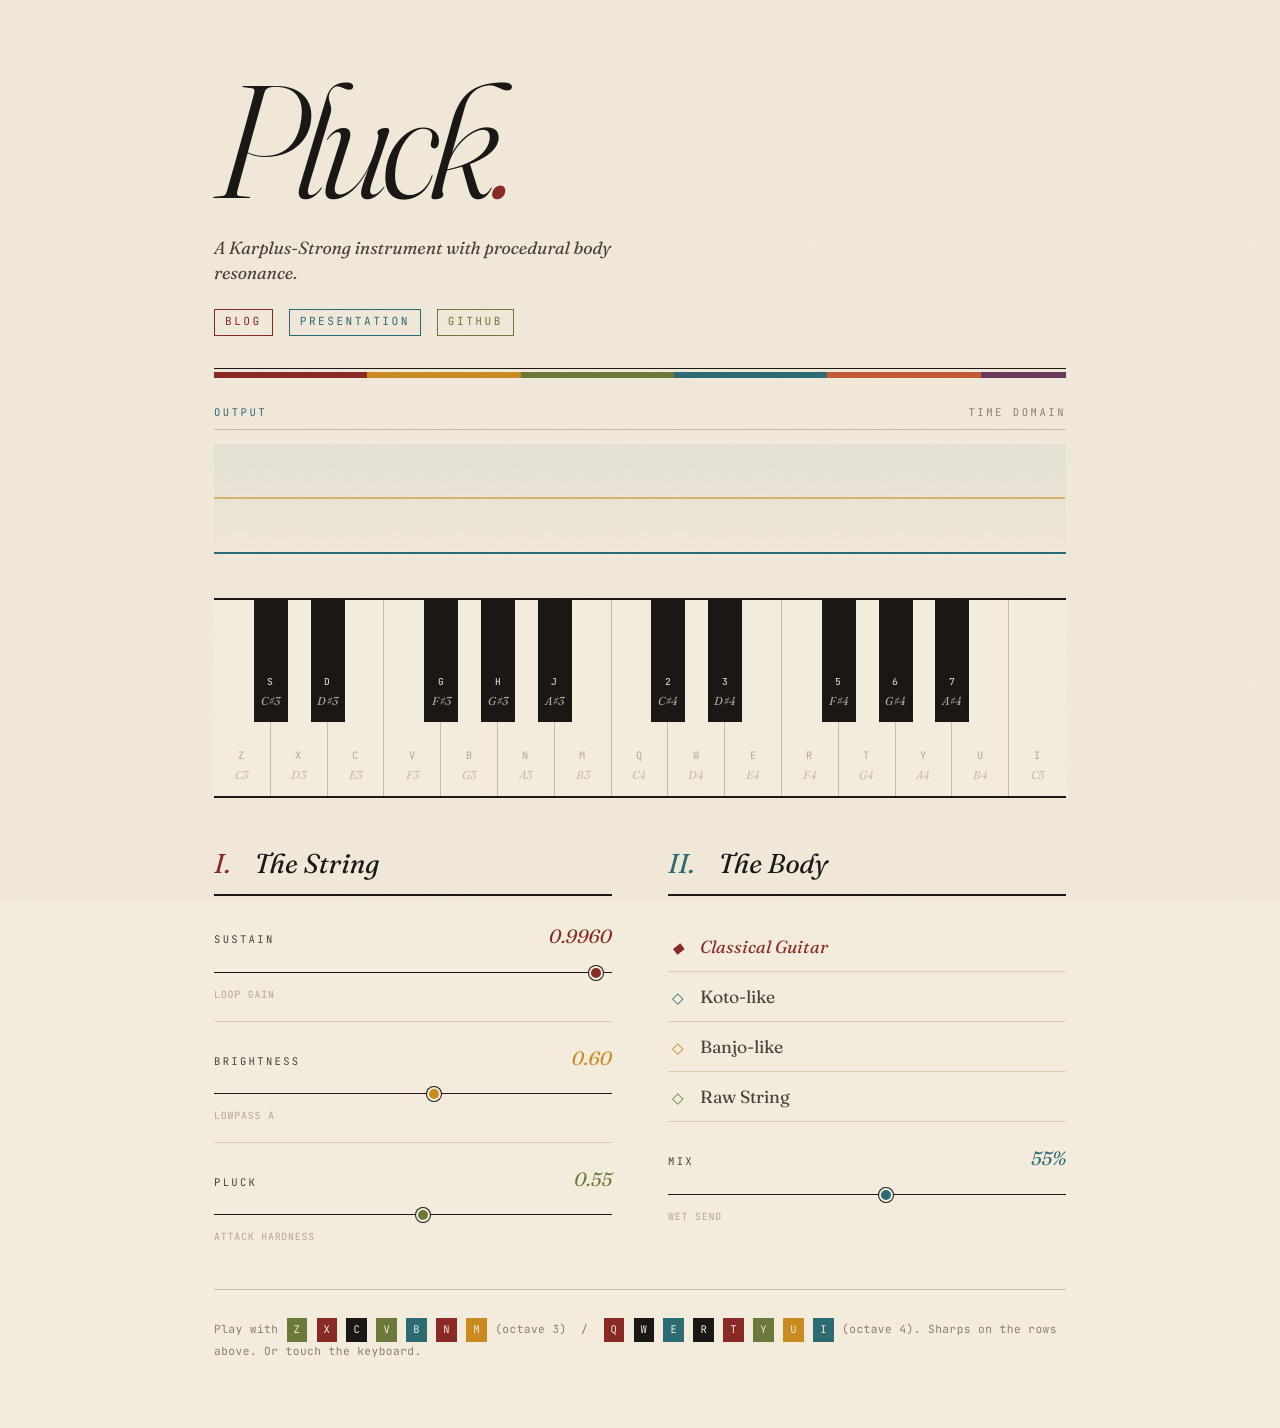
<file: index.html>
<!doctype html>
<html lang="en">
<head>
  <meta charset="utf-8">
  <meta name="viewport" content="width=device-width, initial-scale=1">
  <title>Pluck — a Karplus-Strong instrument</title>

  <link rel="preconnect" href="https://fonts.googleapis.com">
  <link rel="preconnect" href="https://fonts.gstatic.com" crossorigin>
  <link href="https://fonts.googleapis.com/css2?family=Fraunces:ital,opsz,wght@0,9..144,300..900;1,9..144,300..900&family=JetBrains+Mono:wght@400;500;700&display=swap" rel="stylesheet">

  <link rel="stylesheet" href="styles.css">
</head>
<body>

  <div class="scene">

    <header class="masthead">
      <h1 class="title">
        <span class="title-word">Pluck</span>
      </h1>
      <p class="tagline">A Karplus-Strong instrument with procedural body resonance.</p>
      <nav class="site-nav" aria-label="Project pages">
        <a class="site-nav-link" href="BLOG.html">Blog</a>
        <span class="site-nav-sep" aria-hidden="true">·</span>
        <a class="site-nav-link" href="presentation.html">Presentation</a>
        <span class="site-nav-sep" aria-hidden="true">·</span>
        <a class="site-nav-link" href="https://github.com/stephanienguyen2020/cs-sound-final-project" target="_blank" rel="noopener">GitHub</a>
      </nav>
    </header>

    <main class="stage" id="stage">

      <section class="panel visualizer-panel">
        <div class="panel-legend"><span>Output</span><span>time domain</span></div>
        <canvas class="waveform" id="waveform" aria-hidden="true"></canvas>
      </section>

      <section class="panel keyboard-panel" aria-label="Keyboard">
        <div class="keyboard" id="keyboard"></div>
      </section>

      <section class="panel controls-panel">

        <div class="knob-column">
          <div class="knob-title">String</div>

          <label class="knob">
            <span class="knob-name">Sustain</span>
            <input type="range" id="damping" min="0.85" max="0.9995" step="0.0005" value="0.996">
            <span class="knob-readout" id="dampingReadout">0.9960</span>
            <span class="knob-foot">loop gain</span>
          </label>

          <label class="knob">
            <span class="knob-name">Brightness</span>
            <input type="range" id="brightness" min="0.1" max="1.0" step="0.01" value="0.6">
            <span class="knob-readout" id="brightnessReadout">0.60</span>
            <span class="knob-foot">lowpass α</span>
          </label>

          <label class="knob">
            <span class="knob-name">Pluck</span>
            <input type="range" id="pluck" min="0.05" max="1.0" step="0.01" value="0.55">
            <span class="knob-readout" id="pluckReadout">0.55</span>
            <span class="knob-foot">attack hardness</span>
          </label>
        </div>

        <div class="knob-column">
          <div class="knob-title">Body</div>

          <div class="body-options" id="bodyOptions"></div>

          <label class="knob">
            <span class="knob-name">Mix</span>
            <input type="range" id="mix" min="0" max="1" step="0.01" value="0.55">
            <span class="knob-readout" id="mixReadout">55%</span>
            <span class="knob-foot">wet send</span>
          </label>
        </div>

      </section>

      <footer class="help">
        <p>
          Play with <kbd>Z</kbd> <kbd>X</kbd> <kbd>C</kbd> <kbd>V</kbd> <kbd>B</kbd> <kbd>N</kbd> <kbd>M</kbd>
          (octave 3) &nbsp;/&nbsp;
          <kbd>Q</kbd> <kbd>W</kbd> <kbd>E</kbd> <kbd>R</kbd> <kbd>T</kbd> <kbd>Y</kbd> <kbd>U</kbd> <kbd>I</kbd>
          (octave 4). Sharps on the rows above. Or touch the keyboard.
        </p>
      </footer>

    </main>

  </div>

  <script src="instrument.js" defer></script>
</body>
</html>
</file>
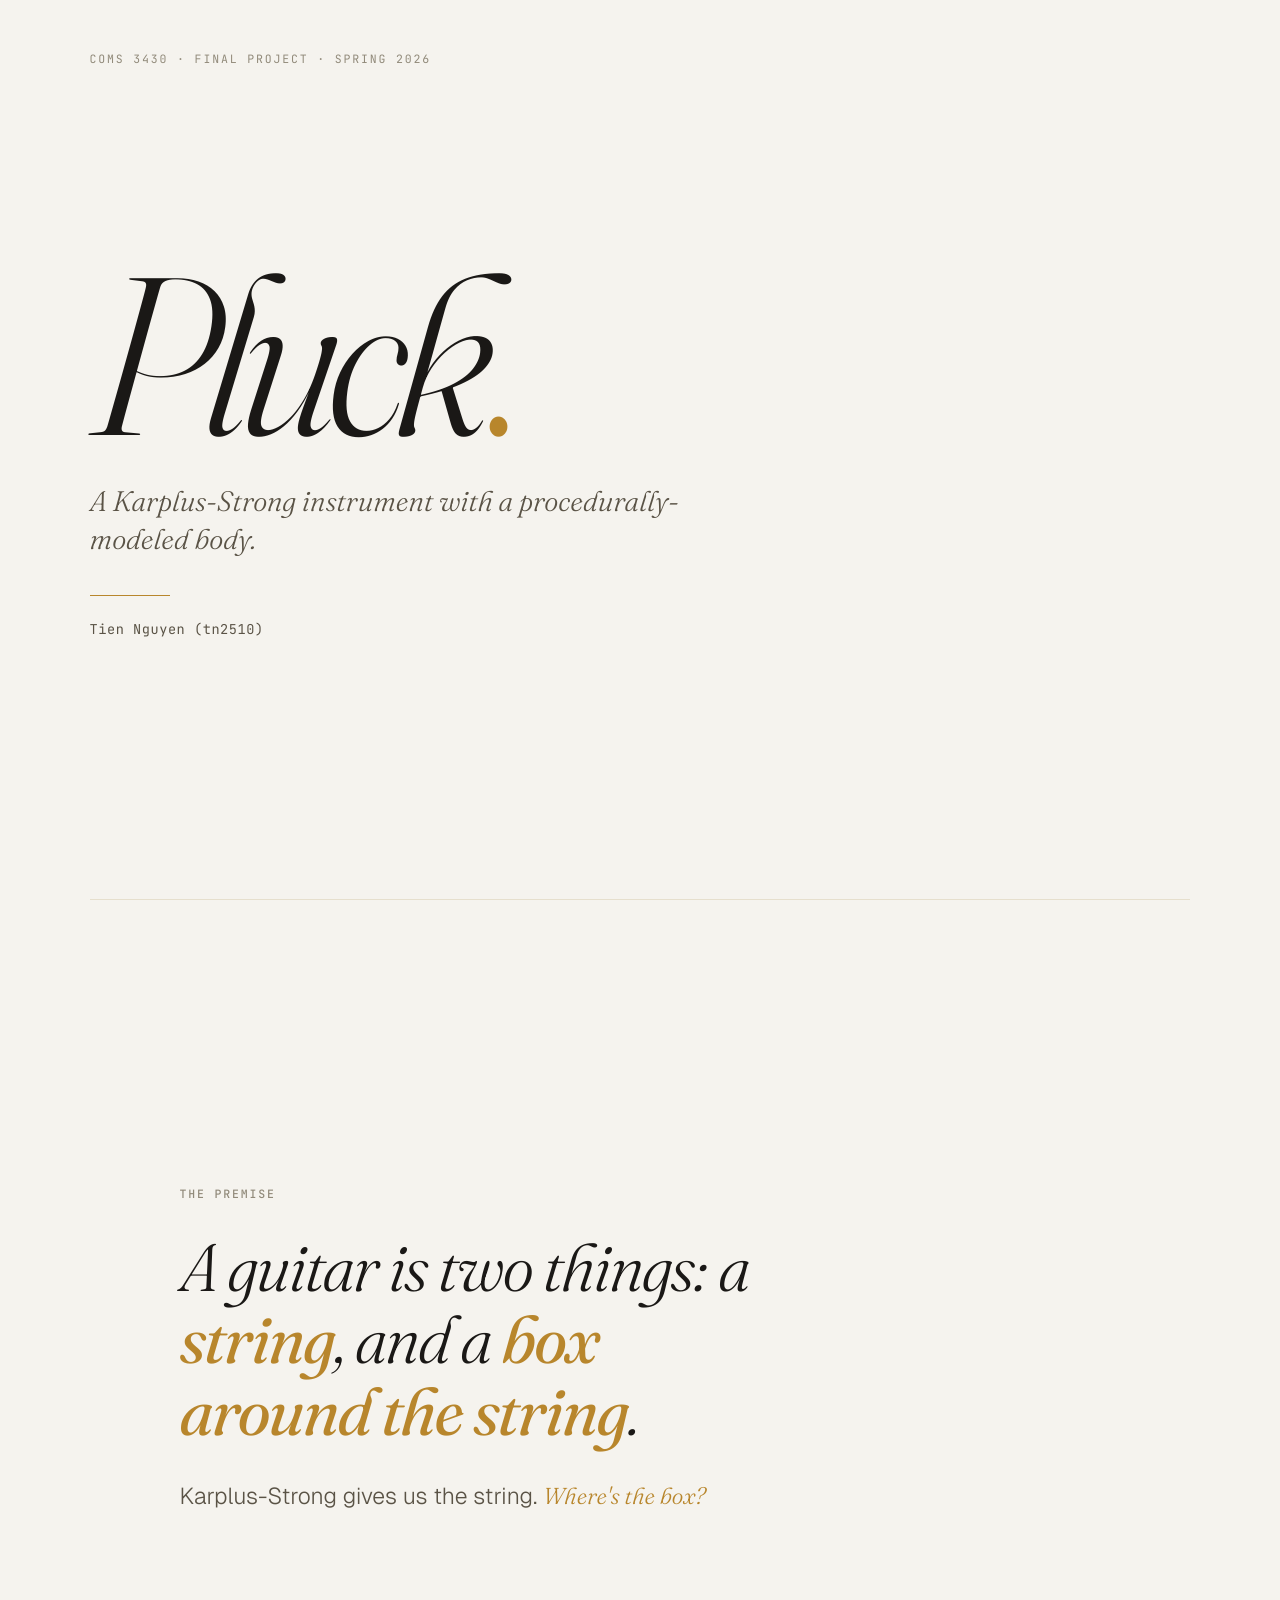
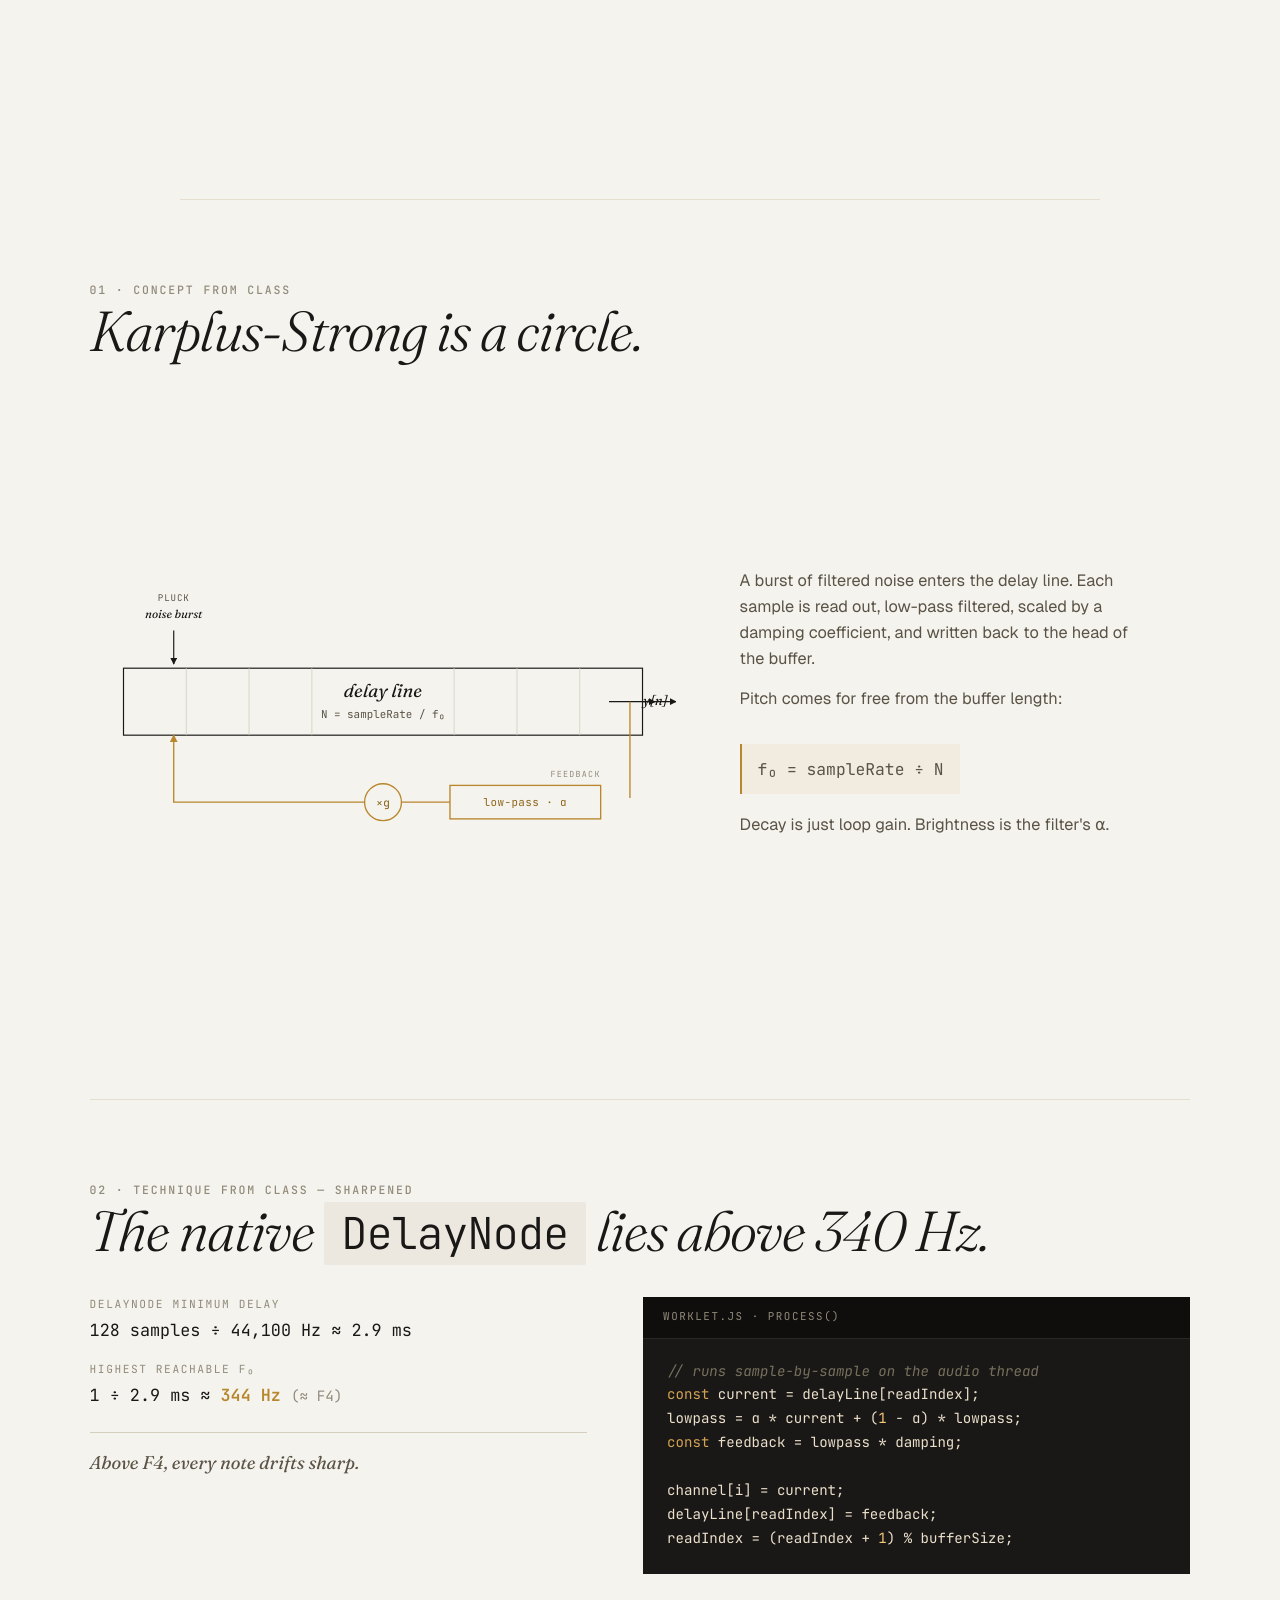
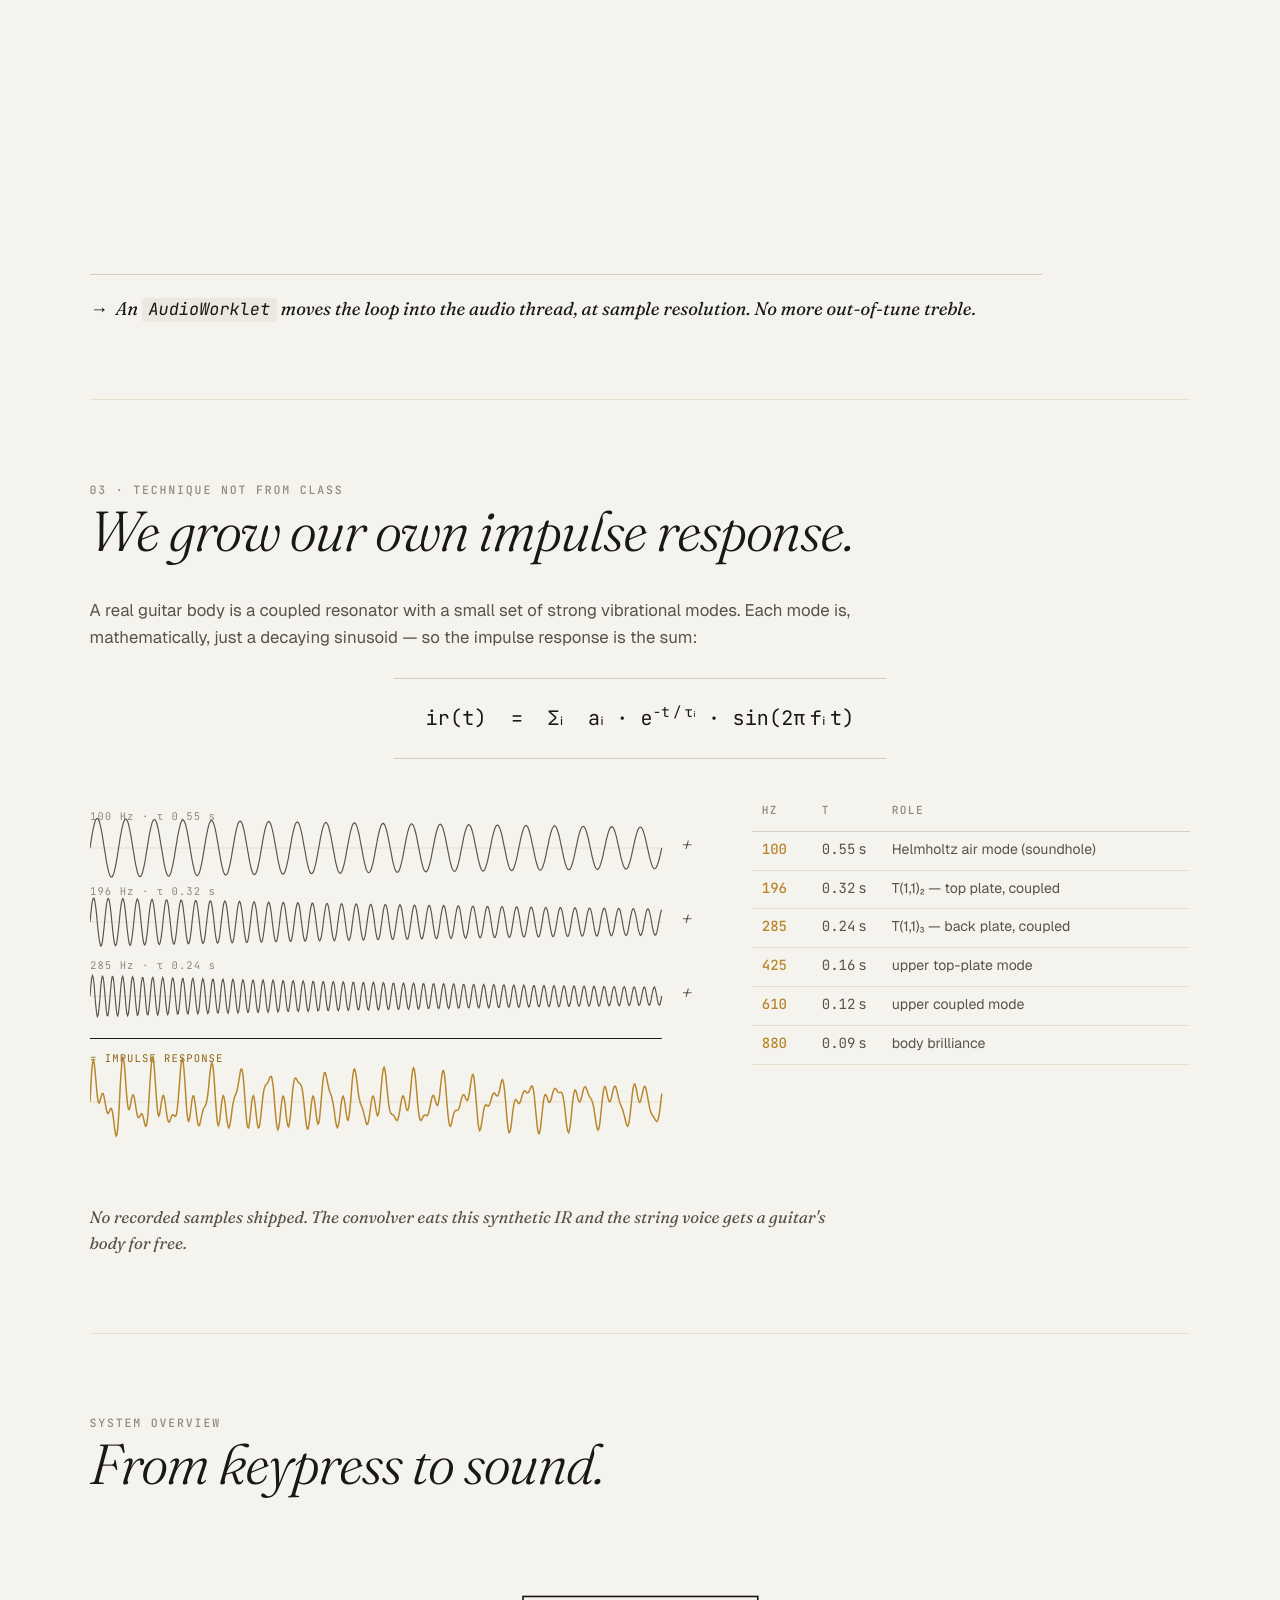
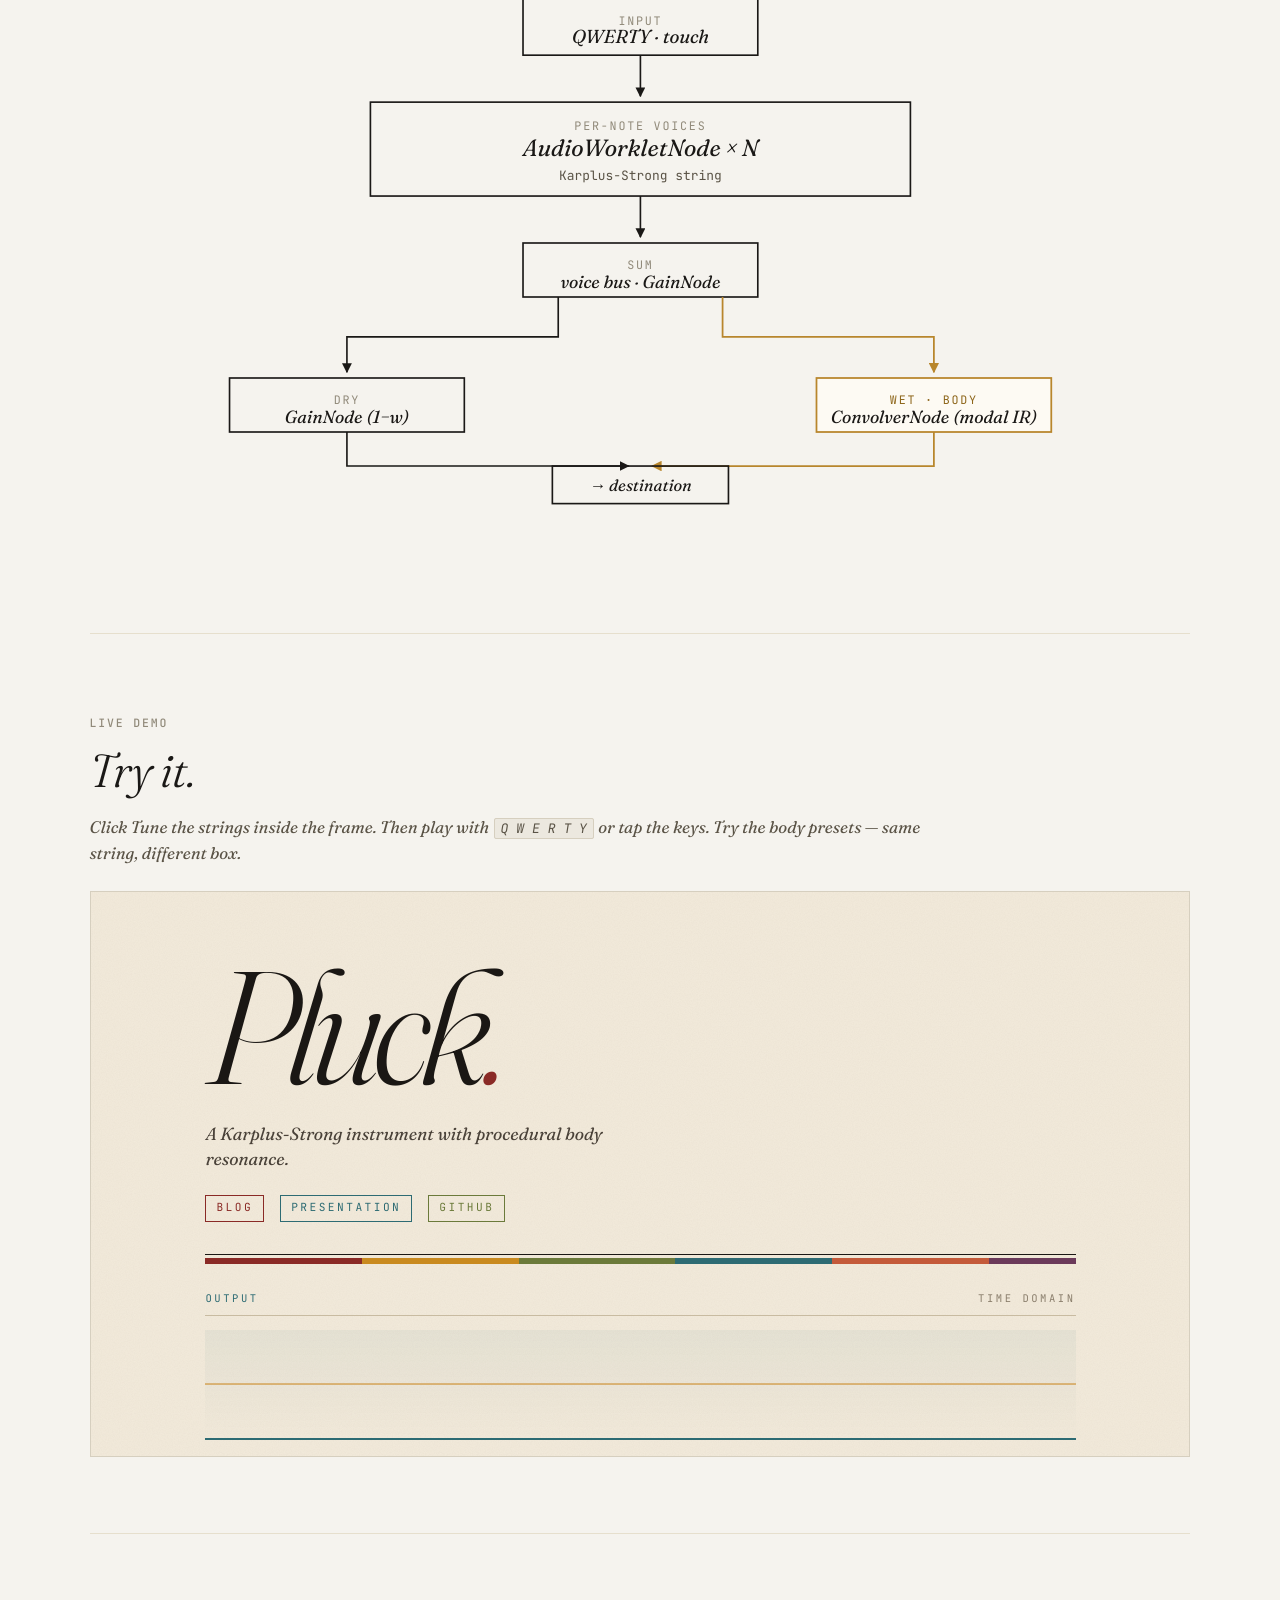
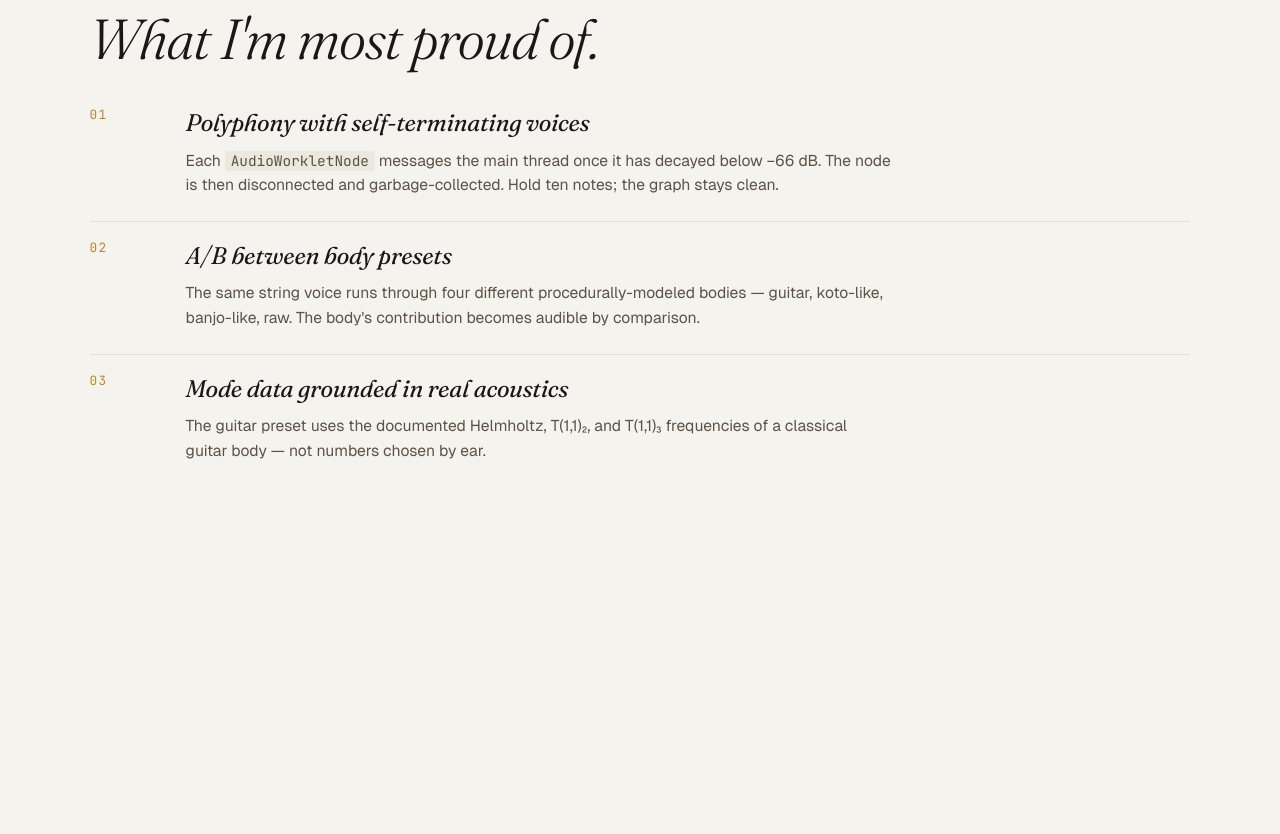
<file: presentation.html>
<!doctype html>
<html lang="en">
  <head>
    <meta charset="utf-8" />
    <meta name="viewport" content="width=device-width, initial-scale=1" />
    <title>Pluck — final project presentation</title>

    <link rel="preconnect" href="https://fonts.googleapis.com" />
    <link rel="preconnect" href="https://fonts.gstatic.com" crossorigin />
    <link
      href="https://fonts.googleapis.com/css2?family=Fraunces:ital,opsz,wght@0,9..144,300..900;1,9..144,300..900&family=Geist:wght@300;400;500;700&family=JetBrains+Mono:wght@400;500;600&display=swap"
      rel="stylesheet"
    />

    <link rel="stylesheet" href="presentation.css" />
  </head>
  <body>
    <main class="deck">
      <!-- ─── 01 · TITLE ─────────────────────────────────────────────── -->
      <section class="slide slide-title" data-slide="1">
        <div class="slide-corner-tag">
          COMS 3430 · Final Project · Spring 2026
        </div>
        <div class="title-stack">
          <h1 class="title-mark">Pluck<span class="title-dot">.</span></h1>
          <p class="title-sub">
            A Karplus-Strong instrument with a&nbsp;procedurally-modeled body.
          </p>
          <div class="title-rule"></div>
          <p class="title-byline">Tien Nguyen (tn2510)</p>
        </div>
      </section>

      <!-- ─── 02 · THESIS ────────────────────────────────────────────── -->
      <section class="slide slide-thesis" data-slide="2">
        <p class="micro-label">The premise</p>
        <blockquote class="big-quote">
          A guitar is two things: a <em>string</em>, and a
          <em>box around the string</em>.
        </blockquote>
        <p class="big-quote-follow">
          Karplus-Strong gives us the string.
          <span class="accent">Where's the box?</span>
        </p>
      </section>

      <!-- ─── 03 · CONCEPT FROM CLASS ────────────────────────────────── -->
      <section class="slide slide-concept" data-slide="3">
        <header class="slide-head">
          <span class="micro-label">01 · Concept from class</span>
          <h2>Karplus-Strong is a circle.</h2>
        </header>
        <div class="concept-body">
          <div class="concept-diagram" id="ksDiagram">
            <!-- SVG injected by JS -->
          </div>
          <aside class="concept-notes">
            <p>
              A burst of filtered noise enters the delay line. Each sample is
              read out, low-pass filtered, scaled by a damping coefficient, and
              written back to the head of the buffer.
            </p>
            <p>Pitch comes for free from the buffer length:</p>
            <p class="formula">f₀&nbsp;=&nbsp;sampleRate&nbsp;÷&nbsp;N</p>
            <p>Decay is just loop gain. Brightness is the filter's α.</p>
          </aside>
        </div>
      </section>

      <!-- ─── 04 · TECHNIQUE FROM CLASS ──────────────────────────────── -->
      <section class="slide slide-tech" data-slide="4">
        <header class="slide-head">
          <span class="micro-label">02 · Technique from class — sharpened</span>
          <h2>The native <code>DelayNode</code> lies above 340&nbsp;Hz.</h2>
        </header>
        <div class="tech-body">
          <div class="tech-math">
            <p class="formula-line">DelayNode minimum delay</p>
            <p class="formula">128 samples ÷ 44,100&nbsp;Hz ≈ 2.9&nbsp;ms</p>
            <p class="formula-line">Highest reachable f₀</p>
            <p class="formula">
              1 ÷ 2.9&nbsp;ms ≈ <strong>344&nbsp;Hz</strong>
              <span class="annot">(≈ F4)</span>
            </p>
            <p class="formula-aside">Above F4, every note drifts sharp.</p>
          </div>
          <div class="tech-code">
            <div class="code-tag">worklet.js · process()</div>
            <pre><span class="cm">// runs sample-by-sample on the audio thread</span>
<span class="kw">const</span> current = delayLine[readIndex];
lowpass = α * current + (<span class="num">1</span> - α) * lowpass;
<span class="kw">const</span> feedback = lowpass * damping;

channel[i] = current;
delayLine[readIndex] = feedback;
readIndex = (readIndex + <span class="num">1</span>) % bufferSize;</pre>
          </div>
        </div>
        <p class="tech-conclusion">
          → &nbsp;An <code>AudioWorklet</code> moves the loop into the audio
          thread, at sample resolution. No more out-of-tune treble.
        </p>
      </section>

      <!-- ─── 05 · NEW TECHNIQUE ─────────────────────────────────────── -->
      <section class="slide slide-modal" data-slide="5">
        <header class="slide-head">
          <span class="micro-label">03 · Technique not from class</span>
          <h2>We grow our own impulse response.</h2>
        </header>
        <p class="modal-intro">
          A real guitar body is a coupled resonator with a small set of strong
          vibrational modes. Each mode is, mathematically, just a decaying
          sinusoid — so the impulse response is the sum:
        </p>
        <p class="formula formula-display">
          ir(t) &nbsp;=&nbsp; Σᵢ&nbsp;&nbsp;aᵢ · e<sup
            >−t&thinsp;/&thinsp;τᵢ</sup
          >
          · sin(2π&thinsp;fᵢ&thinsp;t)
        </p>

        <div class="modal-body">
          <div class="modal-viz" id="modalViz"><!-- SVG injected by JS --></div>
          <table class="modal-table">
            <thead>
              <tr>
                <th>Hz</th>
                <th>τ</th>
                <th>Role</th>
              </tr>
            </thead>
            <tbody>
              <tr>
                <td>100</td>
                <td>0.55&thinsp;s</td>
                <td>Helmholtz air mode (soundhole)</td>
              </tr>
              <tr>
                <td>196</td>
                <td>0.32&thinsp;s</td>
                <td>T(1,1)₂ — top plate, coupled</td>
              </tr>
              <tr>
                <td>285</td>
                <td>0.24&thinsp;s</td>
                <td>T(1,1)₃ — back plate, coupled</td>
              </tr>
              <tr>
                <td>425</td>
                <td>0.16&thinsp;s</td>
                <td>upper top-plate mode</td>
              </tr>
              <tr>
                <td>610</td>
                <td>0.12&thinsp;s</td>
                <td>upper coupled mode</td>
              </tr>
              <tr>
                <td>880</td>
                <td>0.09&thinsp;s</td>
                <td>body brilliance</td>
              </tr>
            </tbody>
          </table>
        </div>
        <p class="modal-foot">
          No recorded samples shipped. The convolver eats this synthetic IR and
          the string voice gets a guitar's body for free.
        </p>
      </section>

      <!-- ─── 06 · ARCHITECTURE ──────────────────────────────────────── -->
      <section class="slide slide-arch" data-slide="6">
        <header class="slide-head">
          <span class="micro-label">System overview</span>
          <h2>From keypress to sound.</h2>
        </header>
        <div class="arch-body" id="archDiagram">
          <!-- SVG injected by JS -->
        </div>
      </section>

      <!-- ─── 07 · DEMO ──────────────────────────────────────────────── -->
      <section class="slide slide-demo" data-slide="7">
        <header class="demo-header">
          <span class="micro-label">Live demo</span>
          <h2>Try it.</h2>
        </header>
        <p class="demo-hint">
          Click <em>Tune the strings</em> inside the frame. Then play with
          <kbd>Q W E R T Y</kbd> or tap the keys. Try the body presets — same
          string, different box.
        </p>
        <div class="demo-frame">
          <iframe
            src="index.html"
            title="Pluck instrument"
            loading="lazy"
          ></iframe>
        </div>
      </section>

      <section class="slide slide-extra" data-slide="8">
        <header class="slide-head">
          <h2>What I'm most proud of.</h2>
        </header>
        <ol class="extra-list">
          <li>
            <span class="extra-num">01</span>
            <div>
              <h3>Polyphony with self-terminating voices</h3>
              <p>
                Each <code>AudioWorkletNode</code> messages the main thread once
                it has decayed below −66&nbsp;dB. The node is then disconnected
                and garbage-collected. Hold ten notes; the graph stays clean.
              </p>
            </div>
          </li>
          <li>
            <span class="extra-num">02</span>
            <div>
              <h3>A/B between body presets</h3>
              <p>
                The same string voice runs through four different
                procedurally-modeled bodies — guitar, koto-like, banjo-like,
                raw. The body's contribution becomes audible by comparison.
              </p>
            </div>
          </li>
          <li>
            <span class="extra-num">03</span>
            <div>
              <h3>Mode data grounded in real acoustics</h3>
              <p>
                The guitar preset uses the documented Helmholtz, T(1,1)₂, and
                T(1,1)₃ frequencies of a classical guitar body — not numbers
                chosen by ear.
              </p>
            </div>
          </li>
        </ol>
      </section>
    </main>

    <script src="presentation.js" defer></script>
  </body>
</html>
</file>
<file: styles.css>
/* ── Design tokens ──────────────────────────────────────────────────── */
:root {
  /* Cream paper palette */
  --paper:        #f3ebdc;   /* page */
  --paper-deep:   #ebe1cd;   /* elevated surface */
  --paper-edge:   #e1d4ba;
  --ink:          #1a1714;
  --ink-soft:     #4a4239;
  --ink-mute:     #8a7e6c;
  --ink-faint:    #b5a892;
  --rule:         #c8bba1;
  --rule-soft:    #d9cdb4;

  /* Editorial accents — vintage Penguin / Italian magazine feel */
  --burgundy:     #8a2a26;
  --ochre:        #c98a1f;
  --olive:        #6b7a3a;
  --teal:         #2d6b73;
  --terracotta:   #c45a3a;
  --plum:         #6b3a5a;

  --serif: 'Fraunces', 'Iowan Old Style', 'Palatino', serif;
  --mono:  'JetBrains Mono', ui-monospace, 'SF Mono', Menlo, monospace;
}

/* ── Base ───────────────────────────────────────────────────────────── */
* { box-sizing: border-box; }
html, body { height: 100%; }

body {
  margin: 0;
  min-height: 100vh;
  color: var(--ink);
  background: var(--paper);
  font-family: var(--serif);
  font-size: 16px;
  line-height: 1.55;
  -webkit-font-smoothing: antialiased;
  text-rendering: geometricPrecision;
}

/* Paper grain */
body::before {
  content: '';
  position: fixed;
  inset: 0;
  pointer-events: none;
  z-index: 1;
  opacity: 0.45;
  mix-blend-mode: multiply;
  background-image: url("data:image/svg+xml;utf8,<svg xmlns='http://www.w3.org/2000/svg' width='220' height='220'><filter id='n'><feTurbulence type='fractalNoise' baseFrequency='0.85' numOctaves='2' stitchTiles='stitch'/><feColorMatrix values='0 0 0 0 0.12  0 0 0 0 0.1  0 0 0 0 0.07  0 0 0 0.10 0'/></filter><rect width='100%25' height='100%25' filter='url(%23n)'/></svg>");
}

.scene {
  position: relative;
  z-index: 2;
  max-width: 980px;
  margin: 0 auto;
  padding: clamp(36px, 6vw, 72px) clamp(24px, 5vw, 64px) 64px;
  display: flex;
  flex-direction: column;
}

/* ── Masthead ───────────────────────────────────────────────────────── */
.masthead {
  display: flex;
  flex-direction: column;
  padding-bottom: 32px;
  margin-bottom: 36px;
  position: relative;
  border-bottom: 1px solid var(--ink);
}

/* Stack of colored rules under the masthead — like a magazine spine */
.masthead::after {
  content: '';
  position: absolute;
  left: 0; right: 0;
  bottom: -10px;
  height: 6px;
  background:
    linear-gradient(90deg,
      var(--burgundy)   0%   18%,
      var(--ochre)      18%  36%,
      var(--olive)      36%  54%,
      var(--teal)       54%  72%,
      var(--terracotta) 72%  90%,
      var(--plum)       90%  100%);
}

.title {
  font-family: var(--serif);
  font-weight: 300;
  font-style: italic;
  font-size: clamp(5rem, 16vw, 10rem);
  line-height: 0.86;
  margin: 0 0 12px;
  color: var(--ink);
  letter-spacing: -0.055em;
}
.title-word {
  color: var(--ink);
  background: none;
  -webkit-background-clip: initial;
          background-clip: initial;
  position: relative;
}
.title-word::after {
  content: '.';
  color: var(--burgundy);
}

.tagline {
  margin: 14px 0 0;
  color: var(--ink-soft);
  font-family: var(--serif);
  font-style: italic;
  font-weight: 400;
  font-size: 1.1rem;
  max-width: 38ch;
  line-height: 1.45;
  text-transform: none;
  letter-spacing: 0;
}

.site-nav {
  margin-top: 22px;
  display: flex;
  align-items: center;
  gap: 16px;
  font-family: var(--mono);
  font-size: 0.7rem;
  letter-spacing: 0.22em;
  text-transform: uppercase;
  color: var(--ink-mute);
}
.site-nav-link {
  text-decoration: none;
  padding: 4px 10px;
  border: 1px solid var(--ink);
  transition: color 160ms ease, background 160ms ease;
}
.site-nav-link:nth-child(1) { color: var(--burgundy); border-color: var(--burgundy); }
.site-nav-link:nth-child(3) { color: var(--teal);     border-color: var(--teal); }
.site-nav-link:nth-child(5) { color: var(--olive);    border-color: var(--olive); }

.site-nav-link:hover,
.site-nav-link:focus-visible {
  color: var(--paper);
  background: currentColor;
  outline: none;
}
.site-nav-link:hover { color: var(--paper); }
.site-nav-link:nth-child(1):hover { background: var(--burgundy); color: var(--paper); }
.site-nav-link:nth-child(3):hover { background: var(--teal);     color: var(--paper); }
.site-nav-link:nth-child(5):hover { background: var(--olive);    color: var(--paper); }

.site-nav-sep { display: none; }

/* Start overlay no longer rendered */
.start-overlay { display: none; }

/* ── Stage layout ───────────────────────────────────────────────────── */
.stage {
  display: grid;
  gap: 0;
  grid-template-columns: 1fr;
}

.panel {
  background: transparent;
  border: none;
  padding: 0;
  position: relative;
  margin-bottom: 36px;
}
.panel::before { content: none; }

.panel-legend {
  display: flex;
  justify-content: space-between;
  align-items: baseline;
  color: var(--ink-mute);
  font-family: var(--mono);
  font-size: 0.66rem;
  letter-spacing: 0.24em;
  text-transform: uppercase;
  margin: 0 0 14px;
  padding-bottom: 8px;
  border-bottom: 1px solid var(--rule);
}
.visualizer-panel .panel-legend span:first-child { color: var(--teal); }

/* ── Visualizer ─────────────────────────────────────────────────────── */
.waveform {
  display: block;
  width: 100%;
  height: 110px;
  background:
    linear-gradient(180deg, rgba(45, 107, 115, 0.06) 0%, transparent 100%);
  border-bottom: 2px solid var(--teal);
}

/* ── Keyboard ───────────────────────────────────────────────────────── */
.keyboard-panel { padding-top: 8px; }
.keyboard {
  position: relative;
  height: 200px;
  user-select: none;
  touch-action: none;
  border-top: 2px solid var(--ink);
  border-bottom: 2px solid var(--ink);
  background: var(--paper-deep);
}
.keys-white {
  display: flex;
  height: 100%;
}
.keys-black {
  position: absolute;
  inset: 0;
  pointer-events: none;
  height: 62%;
}
.keys-black .key { pointer-events: auto; }

.key {
  appearance: none;
  border: none;
  cursor: pointer;
  display: flex;
  flex-direction: column;
  justify-content: flex-end;
  align-items: center;
  padding: 0 0 14px;
  gap: 6px;
  font-family: var(--mono);
  font-size: 0.65rem;
  letter-spacing: 0.08em;
  text-transform: uppercase;
  transition: background-color 80ms ease, color 80ms ease;
}
.key-white {
  background: var(--paper);
  color: var(--ink-faint);
  border-right: 1px solid var(--rule);
}
.key-white:last-child { border-right: none; }

/* Cycle each active white key through the palette by position */
.key-white.is-active                { background: var(--burgundy);   color: var(--paper); }
.key-white[data-white-index="1"].is-active  { background: var(--ochre); }
.key-white[data-white-index="2"].is-active  { background: var(--olive); }
.key-white[data-white-index="3"].is-active  { background: var(--teal); }
.key-white[data-white-index="4"].is-active  { background: var(--terracotta); }
.key-white[data-white-index="5"].is-active  { background: var(--plum); }
.key-white[data-white-index="6"].is-active  { background: var(--burgundy); }
.key-white[data-white-index="7"].is-active  { background: var(--ochre); }
.key-white[data-white-index="8"].is-active  { background: var(--olive); }
.key-white[data-white-index="9"].is-active  { background: var(--teal); }
.key-white[data-white-index="10"].is-active { background: var(--terracotta); }
.key-white[data-white-index="11"].is-active { background: var(--plum); }
.key-white[data-white-index="12"].is-active { background: var(--burgundy); }
.key-white[data-white-index="13"].is-active { background: var(--ochre); }
.key-white[data-white-index="14"].is-active { background: var(--olive); }

.key-black {
  position: absolute;
  top: 0;
  background: var(--ink);
  color: var(--paper);
  height: 100%;
  border-radius: 0;
  box-shadow: 1px 0 0 var(--paper);
  font-size: 0.6rem;
}
.key-black.is-active {
  background: var(--ochre);
  color: var(--ink);
}

.key-label { font-weight: 500; opacity: 0.85; font-family: var(--mono); }
.key-note {
  font-family: var(--serif);
  font-style: italic;
  font-size: 0.72rem;
  text-transform: none;
  letter-spacing: 0;
  opacity: 0.7;
}

/* ── Controls ───────────────────────────────────────────────────────── */
.controls-panel {
  display: grid;
  grid-template-columns: 1fr 1fr;
  gap: 56px;
  padding-top: 8px;
}
@media (max-width: 640px) {
  .controls-panel { grid-template-columns: 1fr; gap: 40px; }
}

.knob-column {
  display: flex;
  flex-direction: column;
  gap: 22px;
}

/* Replace the "String"/"Body" plain text with editorial titles */
.knob-title {
  font-family: var(--serif);
  font-style: italic;
  font-weight: 400;
  letter-spacing: -0.01em;
  display: flex;
  align-items: baseline;
  gap: 12px;
  padding-bottom: 10px;
  border-bottom: 2px solid var(--ink);
  margin-bottom: 4px;
  font-size: 0;        /* hide the literal HTML text */
}
.knob-title::before,
.knob-title::after { font-size: 1.7rem; }

.knob-column:nth-child(1) .knob-title::before { content: 'I.';  color: var(--burgundy); }
.knob-column:nth-child(2) .knob-title::before { content: 'II.'; color: var(--teal); }
.knob-column:nth-child(1) .knob-title::after  { content: ' The String'; color: var(--ink); }
.knob-column:nth-child(2) .knob-title::after  { content: ' The Body';   color: var(--ink); }

/* Each control */
.knob {
  display: grid;
  grid-template-columns: 1fr auto;
  grid-template-areas:
    "name    readout"
    "slider  slider"
    "foot    foot";
  align-items: baseline;
  gap: 6px 12px;
  padding: 0 0 18px;
  border-bottom: 1px solid var(--rule-soft);
  background: transparent;
  border-radius: 0;
}
.knob:last-child { border-bottom: none; padding-bottom: 0; }

.knob-name {
  grid-area: name;
  font-family: var(--mono);
  font-size: 0.66rem;
  letter-spacing: 0.22em;
  text-transform: uppercase;
  color: var(--ink-soft);
}
.knob-readout {
  grid-area: readout;
  font-family: var(--serif);
  font-style: italic;
  font-weight: 400;
  font-size: 1.2rem;
  letter-spacing: 0;
}
.knob-foot {
  grid-area: foot;
  font-family: var(--mono);
  font-size: 0.62rem;
  color: var(--ink-faint);
  letter-spacing: 0.08em;
  text-transform: uppercase;
}

/* Per-control accent colors */
.knob:has(#damping)    .knob-readout { color: var(--burgundy); }
.knob:has(#brightness) .knob-readout { color: var(--ochre); }
.knob:has(#pluck)      .knob-readout { color: var(--olive); }
.knob:has(#mix)        .knob-readout { color: var(--teal); }

/* Range input — thin black baseline with a colored thumb */
.knob input[type="range"] {
  grid-area: slider;
  -webkit-appearance: none;
  appearance: none;
  width: 100%;
  height: 1px;
  background: var(--ink);
  outline: none;
  margin: 14px 0 8px;
}
.knob input[type="range"]::-webkit-slider-thumb {
  -webkit-appearance: none;
  appearance: none;
  width: 14px;
  height: 14px;
  border-radius: 50%;
  background: var(--burgundy);
  border: 2px solid var(--paper);
  cursor: grab;
  box-shadow: 0 0 0 1px var(--ink);
  transition: transform 140ms ease, box-shadow 160ms ease;
}
.knob input[type="range"]::-webkit-slider-thumb:hover { transform: scale(1.15); }
.knob input[type="range"]::-moz-range-thumb {
  width: 14px;
  height: 14px;
  border: 2px solid var(--paper);
  border-radius: 50%;
  background: var(--burgundy);
  cursor: grab;
  box-shadow: 0 0 0 1px var(--ink);
}
#damping::-webkit-slider-thumb    { background: var(--burgundy); }
#brightness::-webkit-slider-thumb { background: var(--ochre); }
#pluck::-webkit-slider-thumb      { background: var(--olive); }
#mix::-webkit-slider-thumb        { background: var(--teal); }
#damping::-moz-range-thumb        { background: var(--burgundy); }
#brightness::-moz-range-thumb     { background: var(--ochre); }
#pluck::-moz-range-thumb          { background: var(--olive); }
#mix::-moz-range-thumb            { background: var(--teal); }

/* Body preset list — colored diamond markers per row */
.body-options {
  display: flex;
  flex-direction: column;
  gap: 0;
  padding: 0;
  border-bottom: 1px solid var(--rule-soft);
}
.body-option {
  appearance: none;
  background: transparent;
  border: none;
  border-top: 1px solid var(--rule-soft);
  color: var(--ink-soft);
  padding: 14px 0 14px 32px;
  cursor: pointer;
  font-family: var(--serif);
  font-size: 1.1rem;
  font-weight: 400;
  letter-spacing: 0;
  text-align: left;
  text-transform: none;
  position: relative;
  transition: color 160ms ease, background 160ms ease;
}
.body-option:first-child { border-top: none; }
.body-option::before {
  content: '◇';
  position: absolute;
  left: 4px;
  top: 50%;
  transform: translateY(-50%);
  font-size: 0.95rem;
  transition: color 160ms ease, transform 160ms ease;
}
.body-option[data-preset="guitar"]::before { color: var(--burgundy); }
.body-option[data-preset="koto"]::before   { color: var(--teal); }
.body-option[data-preset="banjo"]::before  { color: var(--ochre); }
.body-option[data-preset="none"]::before   { color: var(--olive); }

.body-option:hover { color: var(--ink); }
.body-option:hover::before { transform: translateY(-50%) scale(1.3); }

.body-option.is-selected { font-style: italic; }
.body-option[data-preset="guitar"].is-selected { color: var(--burgundy); }
.body-option[data-preset="koto"].is-selected   { color: var(--teal); }
.body-option[data-preset="banjo"].is-selected  { color: var(--ochre); }
.body-option[data-preset="none"].is-selected   { color: var(--olive); }

.body-option.is-selected::before { content: '◆'; }

/* ── Help footer ────────────────────────────────────────────────────── */
.help {
  color: var(--ink-mute);
  font-family: var(--mono);
  font-size: 0.7rem;
  line-height: 1.95;
  letter-spacing: 0.04em;
  padding-top: 28px;
  margin-top: 8px;
  border-top: 1px solid var(--rule);
  text-align: left;
}
.help p { margin: 0; }

kbd {
  display: inline-block;
  font-family: var(--mono);
  font-size: 0.66rem;
  padding: 2px 7px;
  color: var(--paper);
  background: var(--ink);
  border: none;
  border-radius: 0;
  margin: 0 1px;
  letter-spacing: 0.04em;
}
.help p:nth-child(1) kbd:nth-of-type(2n)   { background: var(--burgundy); }
.help p:nth-child(1) kbd:nth-of-type(3n+1) { background: var(--olive); }
.help p:nth-child(1) kbd:nth-of-type(5n)   { background: var(--teal); }
.help p:nth-child(1) kbd:nth-of-type(7n)   { background: var(--ochre); }
</file>
<file: presentation.css>
/* ─────────────────────────────────────────────────────────────────────
   Pluck · presentation
   Editorial / clean / restrained.  One accent colour.  No drop shadows,
   no purple gradients, no rounded corners except where typographically
   warranted.  Hairlines do most of the work.
   ──────────────────────────────────────────────────────────────────── */

:root {
  --paper: #f5f3ee;          /* warm off-white background       */
  --paper-deep: #ece8df;     /* slight elevation                */
  --ink: #1a1816;            /* primary text                    */
  --ink-mid: #5a5346;        /* secondary text                  */
  --ink-soft: #918a7a;       /* tertiary text                   */
  --rule: #d6cfbf;           /* hairlines                       */
  --rule-soft: #e6dfcd;      /* faintest hairlines              */
  --accent: #b8862c;         /* brass — single accent           */
  --accent-deep: #8d6519;    /* darker brass for hover/contrast */
  --accent-wash: rgba(184, 134, 44, 0.07);

  --serif: 'Fraunces', 'Iowan Old Style', 'Palatino', serif;
  --sans:  'Geist', system-ui, sans-serif;
  --mono:  'JetBrains Mono', ui-monospace, Menlo, monospace;
}

/* ── Base ──────────────────────────────────────────────────────────── */
* { box-sizing: border-box; }
html, body {
  margin: 0;
}

body {
  background: var(--paper);
  color: var(--ink);
  font-family: var(--sans);
  font-size: 16px;
  line-height: 1.55;
  -webkit-font-smoothing: antialiased;
  text-rendering: geometricPrecision;
}

::selection { background: var(--accent); color: var(--paper); }

code {
  font-family: var(--mono);
  font-size: 0.92em;
  background: var(--paper-deep);
  padding: 0.06em 0.4em;
  border-radius: 2px;
}

em { font-style: italic; font-family: var(--serif); font-weight: 400; }
strong { font-weight: 600; }
kbd {
  font-family: var(--mono);
  font-size: 0.78em;
  background: var(--paper-deep);
  border: 1px solid var(--rule);
  padding: 1px 6px;
  border-radius: 2px;
  margin: 0 1px;
}

/* ── Page container & sections ─────────────────────────────────────── */
.deck {
  position: relative;
}

.slide {
  position: relative;
  min-height: 100vh;
  padding: clamp(48px, 6vw, 96px) clamp(40px, 7vw, 120px);
  display: flex;
  flex-direction: column;
}

/* Hairline ruled border between sections — bottom-only, very faint */
.slide:not(:last-child)::after {
  content: '';
  position: absolute;
  left: clamp(40px, 7vw, 120px);
  right: clamp(40px, 7vw, 120px);
  bottom: 0;
  height: 1px;
  background: var(--rule-soft);
}

/* ── Shared typography components ──────────────────────────────────── */
.micro-label {
  font-family: var(--mono);
  font-size: 0.72rem;
  font-weight: 500;
  text-transform: uppercase;
  letter-spacing: 0.16em;
  color: var(--ink-soft);
  margin: 0 0 28px;
}

.slide-head {
  margin-bottom: 36px;
}
.slide-head h2 {
  font-family: var(--serif);
  font-style: italic;
  font-weight: 300;
  font-size: clamp(2.4rem, 4.4vw, 3.6rem);
  line-height: 1.05;
  letter-spacing: -0.02em;
  margin: 0;
  color: var(--ink);
}
.slide-head h2 code {
  font-style: normal;
  font-size: 0.78em;
  vertical-align: 0.05em;
}

.formula {
  font-family: var(--mono);
  font-size: 0.95rem;
  color: var(--ink);
  margin: 6px 0;
}
.formula-display {
  text-align: center;
  font-size: 1.25rem;
  margin: 28px auto 36px;
  padding: 24px 32px;
  border-top: 1px solid var(--rule);
  border-bottom: 1px solid var(--rule);
  max-width: 720px;
  letter-spacing: 0.01em;
}
.formula sup { font-size: 0.7em; }

.accent { color: var(--accent); font-style: italic; font-family: var(--serif); }

/* ── 01 · Title slide ──────────────────────────────────────────────── */
.slide-title {
  justify-content: center;
}
.slide-corner-tag {
  position: absolute;
  top: clamp(40px, 4vw, 56px);
  left: clamp(40px, 7vw, 120px);
  font-family: var(--mono);
  font-size: 0.72rem;
  letter-spacing: 0.16em;
  text-transform: uppercase;
  color: var(--ink-soft);
}

.title-stack {
  max-width: 900px;
}
.title-mark {
  font-family: var(--serif);
  font-style: italic;
  font-weight: 300;
  font-size: clamp(7rem, 18vw, 14rem);
  line-height: 0.86;
  letter-spacing: -0.05em;
  margin: 0;
  color: var(--ink);
}
.title-dot {
  color: var(--accent);
  font-style: normal;
}
.title-sub {
  font-family: var(--serif);
  font-style: italic;
  font-weight: 300;
  font-size: clamp(1.4rem, 2.2vw, 1.8rem);
  line-height: 1.35;
  color: var(--ink-mid);
  margin: 32px 0 0;
  max-width: 600px;
}
.title-rule {
  width: 80px;
  height: 1px;
  background: var(--accent);
  margin: 36px 0 24px;
}
.title-byline {
  font-family: var(--mono);
  font-size: 0.85rem;
  color: var(--ink-mid);
  margin: 0;
  letter-spacing: 0.04em;
}

/* ── 02 · Thesis slide ─────────────────────────────────────────────── */
.slide-thesis {
  justify-content: center;
  max-width: 1100px;
  margin: 0 auto;
}
.big-quote {
  font-family: var(--serif);
  font-style: italic;
  font-weight: 300;
  font-size: clamp(2.6rem, 5.2vw, 4.4rem);
  line-height: 1.08;
  letter-spacing: -0.025em;
  margin: 0 0 32px;
  color: var(--ink);
  max-width: 14ch;
}
.big-quote em {
  color: var(--accent);
}
.big-quote-follow {
  font-family: var(--sans);
  font-size: clamp(1.2rem, 1.8vw, 1.5rem);
  line-height: 1.5;
  color: var(--ink-mid);
  margin: 0;
  max-width: 640px;
  font-weight: 300;
}

/* ── 03 · Concept slide ────────────────────────────────────────────── */
.concept-body {
  display: grid;
  grid-template-columns: 1.3fr 1fr;
  gap: clamp(32px, 5vw, 80px);
  align-items: center;
  flex: 1;
  min-height: 0;
}
.concept-diagram {
  width: 100%;
}
.concept-diagram svg {
  width: 100%;
  height: auto;
  max-height: 60vh;
  display: block;
}
.concept-notes p {
  margin: 0 0 14px;
  font-size: 1.02rem;
  color: var(--ink-mid);
  line-height: 1.6;
  max-width: 38ch;
}
.concept-notes .formula {
  margin: 18px 0;
  padding: 12px 16px;
  background: var(--accent-wash);
  border-left: 2px solid var(--accent);
  display: inline-block;
}

/* ── 04 · Tech slide ───────────────────────────────────────────────── */
.tech-body {
  display: grid;
  grid-template-columns: 1fr 1.1fr;
  gap: 56px;
  align-items: start;
  flex: 1;
  min-height: 0;
}
.formula-line {
  font-family: var(--mono);
  font-size: 0.7rem;
  text-transform: uppercase;
  letter-spacing: 0.14em;
  color: var(--ink-soft);
  margin: 18px 0 4px;
}
.formula-line:first-child { margin-top: 0; }
.tech-math .formula {
  font-size: 1.05rem;
  margin: 0 0 4px;
}
.tech-math .formula strong {
  color: var(--accent);
  font-weight: 600;
}
.tech-math .annot {
  color: var(--ink-soft);
  font-size: 0.85em;
}
.formula-aside {
  font-family: var(--serif);
  font-style: italic;
  font-size: 1.15rem;
  color: var(--ink-mid);
  margin: 22px 0 0;
  border-top: 1px solid var(--rule);
  padding-top: 16px;
}

.tech-code {
  background: var(--ink);
  color: var(--paper);
  padding: 0;
  border-radius: 0;
  position: relative;
}
.code-tag {
  font-family: var(--mono);
  font-size: 0.68rem;
  text-transform: uppercase;
  letter-spacing: 0.14em;
  color: var(--ink-soft);
  padding: 12px 20px;
  border-bottom: 1px solid #2a2825;
  background: #0f0e0d;
}
.tech-code pre {
  margin: 0;
  padding: 22px 24px;
  font-family: var(--mono);
  font-size: 0.88rem;
  line-height: 1.7;
  color: #ece0cc;
  overflow-x: auto;
}
.tech-code pre code {
  background: transparent;
  padding: 0;
  border-radius: 0;
  font-size: inherit;
  color: inherit;
}
.tech-code .cm  { color: #76705e; font-style: italic; }
.tech-code .kw  { color: #d4a254; }
.tech-code .num { color: #f5c878; }

.tech-conclusion {
  font-family: var(--serif);
  font-style: italic;
  font-size: 1.15rem;
  color: var(--ink);
  margin: 32px 0 0;
  padding-top: 20px;
  border-top: 1px solid var(--rule);
  max-width: 80ch;
}

/* ── 05 · Modal synthesis slide ────────────────────────────────────── */
.modal-intro {
  font-size: 1.05rem;
  line-height: 1.6;
  color: var(--ink-mid);
  margin: 0;
  max-width: 70ch;
}
.modal-body {
  display: grid;
  grid-template-columns: 1.4fr 1fr;
  gap: 48px;
  align-items: start;
}
.modal-viz {
  width: 100%;
}
.modal-viz svg {
  width: 100%;
  height: auto;
  display: block;
}
.modal-table {
  width: 100%;
  border-collapse: collapse;
  font-size: 0.88rem;
}
.modal-table th,
.modal-table td {
  text-align: left;
  padding: 8px 10px;
  border-bottom: 1px solid var(--rule-soft);
}
.modal-table th {
  font-family: var(--mono);
  font-weight: 500;
  font-size: 0.7rem;
  text-transform: uppercase;
  letter-spacing: 0.12em;
  color: var(--ink-soft);
  border-bottom: 1px solid var(--rule);
  padding-bottom: 10px;
}
.modal-table td:first-child {
  font-family: var(--mono);
  color: var(--accent);
  font-weight: 500;
  width: 60px;
}
.modal-table td:nth-child(2) {
  font-family: var(--mono);
  color: var(--ink-mid);
  width: 70px;
}
.modal-table td:last-child {
  color: var(--ink-mid);
}
.modal-foot {
  font-family: var(--serif);
  font-style: italic;
  font-size: 1.05rem;
  color: var(--ink-mid);
  margin: 28px 0 0;
  max-width: 70ch;
}

/* ── 06 · Architecture slide ───────────────────────────────────────── */
.arch-body {
  flex: 1;
  display: flex;
  align-items: center;
  justify-content: center;
  min-height: 0;
}
.arch-body svg {
  width: 100%;
  height: auto;
  max-height: 60vh;
  display: block;
}

/* ── 07 · Demo slide ───────────────────────────────────────────────── */
.demo-header { margin-bottom: 8px; }
.demo-header h2 {
  font-family: var(--serif);
  font-style: italic;
  font-weight: 300;
  font-size: clamp(2rem, 3.6vw, 3rem);
  margin: 0;
  letter-spacing: -0.02em;
}
.demo-hint {
  font-family: var(--serif);
  font-style: italic;
  font-size: 1.05rem;
  color: var(--ink-mid);
  margin: 0 0 24px;
  max-width: 80ch;
}
.demo-frame {
  position: relative;
  flex: 1;
  border: 1px solid var(--rule);
  background: #1a1512;
  overflow: hidden;
  min-height: 0;
}
.demo-frame iframe {
  position: absolute;
  inset: 0;
  width: 100%;
  height: 100%;
  border: 0;
  display: block;
}

/* ── 08 · Above-and-beyond slide ───────────────────────────────────── */
.extra-list {
  list-style: none;
  margin: 0;
  padding: 0;
  display: flex;
  flex-direction: column;
  gap: 24px;
  flex: 1;
}
.extra-list li {
  display: grid;
  grid-template-columns: 80px 1fr;
  gap: 16px;
  padding-top: 16px;
  border-top: 1px solid var(--rule-soft);
}
.extra-list li:first-child { border-top: none; padding-top: 0; }
.extra-num {
  font-family: var(--mono);
  font-size: 0.8rem;
  color: var(--accent);
  letter-spacing: 0.1em;
}
.extra-list h3 {
  font-family: var(--serif);
  font-style: italic;
  font-weight: 400;
  font-size: 1.5rem;
  margin: 0 0 6px;
  color: var(--ink);
  letter-spacing: -0.01em;
}
.extra-list p {
  margin: 0;
  color: var(--ink-mid);
  font-size: 0.98rem;
  line-height: 1.55;
  max-width: 68ch;
}

/* ── Responsive — keep sections legible on narrower screens ───────── */
@media (max-width: 900px) {
  .concept-body,
  .tech-body,
  .modal-body { grid-template-columns: 1fr; gap: 28px; }
  .rubric-grid { grid-template-columns: 1fr; }
  .extra-list li { grid-template-columns: 60px 1fr; }
}
</file>
